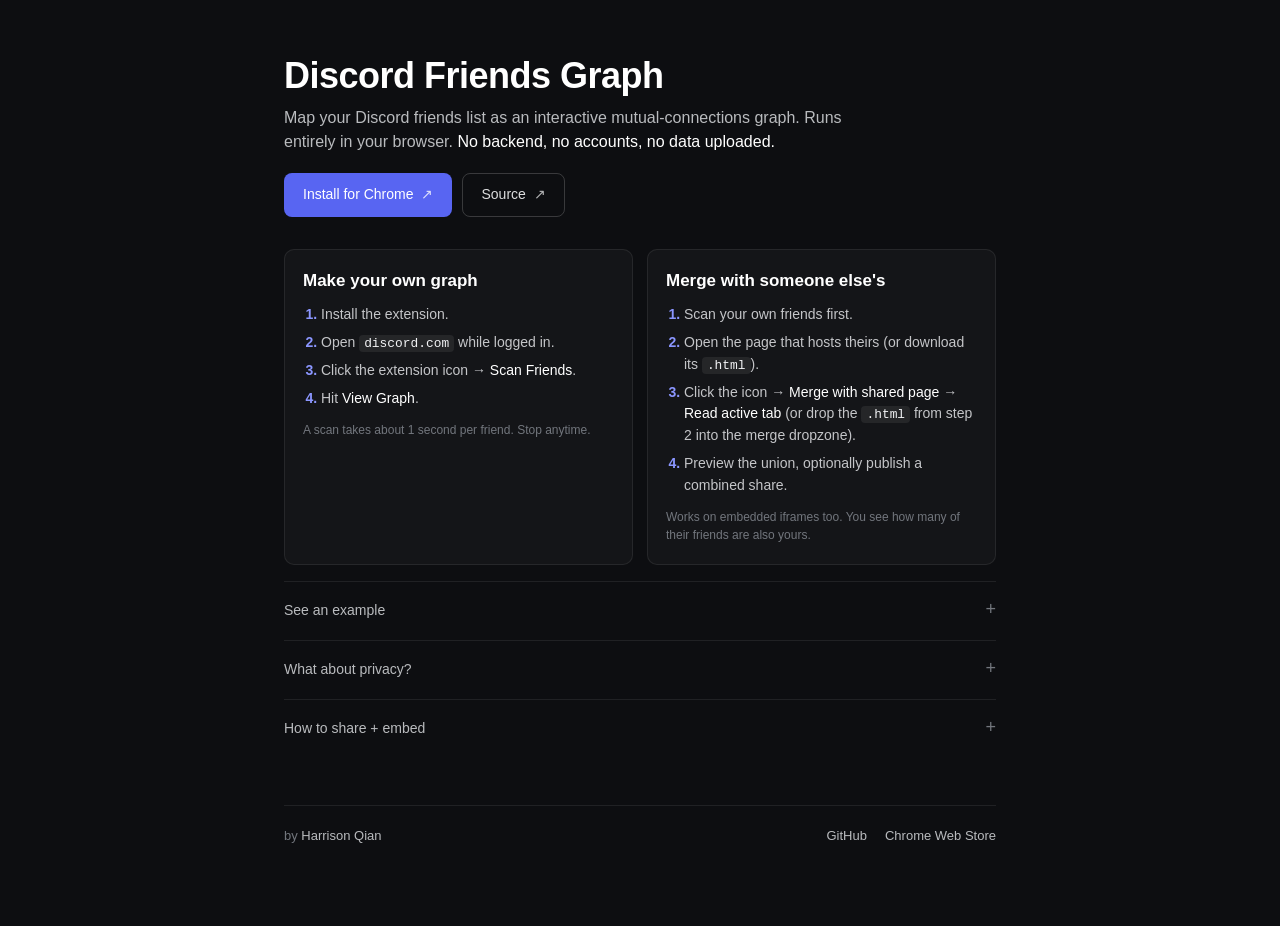
<file: docs/index.html>
<!DOCTYPE html>
<html lang="en">
<head>
<meta charset="utf-8">
<meta name="viewport" content="width=device-width, initial-scale=1">
<title>Discord Friends Graph</title>
<meta name="description" content="A Chrome extension that maps your Discord friends list as an interactive mutual-connections graph. Local-only, no backend.">
<style>
  *, *::before, *::after { box-sizing: border-box; }
  html, body { margin: 0; padding: 0; }
  html { scroll-behavior: smooth; }
  body {
    background: #0d0e11;
    color: #dcddde;
    font-family: -apple-system, BlinkMacSystemFont, 'Segoe UI', Roboto, sans-serif;
    line-height: 1.55;
    -webkit-font-smoothing: antialiased;
  }

  a { color: #8b96ff; text-decoration: none; }
  a:hover { color: #b6bcff; }

  main {
    max-width: 760px;
    margin: 0 auto;
    padding: 56px 24px 80px;
  }

  header.hero {
    margin-bottom: 32px;
  }
  header.hero h1 {
    font-size: 36px;
    line-height: 1.1;
    margin: 0 0 10px;
    color: #fff;
    letter-spacing: -0.5px;
  }
  header.hero .tag {
    font-size: 16px;
    color: #b9bbbe;
    margin: 0;
    max-width: 580px;
  }

  .cta-row {
    display: flex;
    flex-wrap: wrap;
    gap: 10px;
    margin: 18px 0 0;
  }
  .btn {
    display: inline-flex;
    align-items: center;
    gap: 8px;
    padding: 10px 18px;
    border-radius: 8px;
    font-size: 14px;
    font-weight: 500;
    border: 1px solid transparent;
    transition: background 0.15s, border-color 0.15s, color 0.15s;
  }
  .btn.primary { background: #5865f2; color: #fff; }
  .btn.primary:hover { background: #4752c4; color: #fff; }
  .btn.secondary {
    background: transparent;
    border-color: rgba(255, 255, 255, 0.18);
    color: #dcddde;
  }
  .btn.secondary:hover {
    background: rgba(255, 255, 255, 0.06);
    color: #fff;
    border-color: rgba(255, 255, 255, 0.3);
  }
  .btn .arrow { opacity: 0.8; }

  /* Action blocks: make-your-own + merge sit at the top */
  .actions {
    display: grid;
    grid-template-columns: 1fr 1fr;
    gap: 14px;
    margin: 28px 0 16px;
  }
  .action-card {
    background: rgba(255, 255, 255, 0.03);
    border: 1px solid rgba(255, 255, 255, 0.08);
    border-radius: 10px;
    padding: 18px 18px 20px;
  }
  .action-card h2 {
    font-size: 17px;
    margin: 0 0 10px;
    color: #fff;
  }
  .action-card ol {
    padding-left: 18px;
    margin: 0;
  }
  .action-card ol li {
    margin-bottom: 6px;
    font-size: 14px;
    color: #c4c5c8;
  }
  .action-card ol li::marker { color: #8b96ff; font-weight: 600; }
  .action-card .footnote {
    margin: 12px 0 0;
    font-size: 12px;
    color: #72767d;
    line-height: 1.5;
  }

  @media (max-width: 640px) {
    .actions { grid-template-columns: 1fr; }
    main { padding: 36px 18px 60px; }
    header.hero h1 { font-size: 28px; }
  }

  /* Lower sections */
  details {
    border-top: 1px solid rgba(255, 255, 255, 0.08);
    padding: 18px 0;
  }
  details summary {
    cursor: pointer;
    list-style: none;
    color: #b9bbbe;
    font-size: 14px;
    user-select: none;
  }
  details summary::-webkit-details-marker { display: none; }
  details summary::after {
    content: '+';
    float: right;
    color: #72767d;
    font-weight: 300;
    font-size: 18px;
    line-height: 1;
  }
  details[open] summary::after { content: '–'; }
  details[open] summary { color: #fff; }
  details .body { padding-top: 14px; font-size: 14px; color: #c4c5c8; }
  details .body ul { padding-left: 18px; margin: 0; }
  details .body ul li { margin-bottom: 6px; }
  details .body p { margin: 0 0 10px; }

  /* Demo iframe (lazily revealed) */
  .demo {
    margin-top: 14px;
    border-radius: 10px;
    overflow: hidden;
    background: #1a1a1a;
    border: 1px solid rgba(255, 255, 255, 0.08);
  }
  .demo iframe {
    display: block;
    width: 100%;
    height: 380px;
    border: 0;
  }

  code {
    background: rgba(255, 255, 255, 0.07);
    border-radius: 4px;
    padding: 1px 5px;
    font-family: ui-monospace, SFMono-Regular, Menlo, monospace;
    font-size: 0.92em;
    color: #f2f3f5;
  }
  strong { color: #fff; font-weight: 500; }

  footer {
    margin-top: 48px;
    padding-top: 20px;
    border-top: 1px solid rgba(255, 255, 255, 0.08);
    display: flex;
    flex-wrap: wrap;
    gap: 18px;
    align-items: center;
    color: #72767d;
    font-size: 13px;
  }
  footer a { color: #b9bbbe; }
  footer a:hover { color: #fff; }
  footer .spacer { flex: 1; }
</style>
</head>
<body>
<main>
  <header class="hero">
    <h1>Discord Friends Graph</h1>
    <p class="tag">
      Map your Discord friends list as an interactive mutual-connections graph.
      Runs entirely in your browser. <strong>No backend, no accounts, no data uploaded.</strong>
    </p>
    <div class="cta-row">
      <a class="btn primary" href="https://chromewebstore.google.com/detail/discord-friends-graph/bibbabmjfhdenaiccjdhecphakgcinag" target="_blank" rel="noopener">
        Install for Chrome <span class="arrow">&#8599;</span>
      </a>
      <a class="btn secondary" href="https://github.com/harqian/discord-friends-graph" target="_blank" rel="noopener">
        Source <span class="arrow">&#8599;</span>
      </a>
    </div>
  </header>

  <section class="actions" id="start">
    <div class="action-card">
      <h2>Make your own graph</h2>
      <ol>
        <li>Install the extension.</li>
        <li>Open <code>discord.com</code> while logged in.</li>
        <li>Click the extension icon &rarr; <strong>Scan Friends</strong>.</li>
        <li>Hit <strong>View Graph</strong>.</li>
      </ol>
      <p class="footnote">A scan takes about 1 second per friend. Stop anytime.</p>
    </div>
    <div class="action-card">
      <h2>Merge with someone else's</h2>
      <ol>
        <li>Scan your own friends first.</li>
        <li>Open the page that hosts theirs (or download its <code>.html</code>).</li>
        <li>Click the icon &rarr; <strong>Merge with shared page</strong> &rarr; <strong>Read active tab</strong> (or drop the <code>.html</code> from step 2 into the merge dropzone).</li>
        <li>Preview the union, optionally publish a combined share.</li>
      </ol>
      <p class="footnote">Works on embedded iframes too. You see how many of their friends are also yours.</p>
    </div>
  </section>

  <details>
    <summary>See an example</summary>
    <div class="body">
      <p>A five-friend sample graph. Pan, zoom, click a node, press <code>/</code> to search.</p>
      <div class="demo">
        <iframe src="demo.html" title="Discord Friends Graph demo" loading="lazy"></iframe>
      </div>
    </div>
  </details>

  <details>
    <summary>What about privacy?</summary>
    <div class="body">
      <ul>
        <li>The extension makes no requests to any server we operate.</li>
        <li>Your scan stays in <code>chrome.storage.local</code> on your machine.</li>
        <li>When you publish a share, you choose what to hide: names, avatars, profile links, or specific friends.</li>
        <li>Discord user IDs always remain readable in published shares &mdash; that's what makes merging possible. To exclude someone entirely, use the omit option.</li>
        <li>The merge flow uses <code>activeTab</code>: the extension only reads the current tab when you click its icon.</li>
      </ul>
      <p>Full policy: <a href="https://github.com/harqian/discord-friends-graph/blob/main/PRIVACY_POLICY.md" target="_blank" rel="noopener">PRIVACY_POLICY.md</a>.</p>
    </div>
  </details>

  <details>
    <summary>How to share + embed</summary>
    <div class="body">
      <p>From the popup, hit <strong>Export Shareable Page</strong>. You get a self-contained <code>.html</code> file you can host anywhere. Embed with:</p>
      <p><code>&lt;iframe src=&quot;your-share.html&quot; width=&quot;100%&quot; height=&quot;600&quot; style=&quot;border:0&quot;&gt;&lt;/iframe&gt;</code></p>
      <p>Every embedded share has built-in <strong>Download</strong>, <strong>Copy embed</strong>, and (when in an iframe) <strong>Open in tab</strong> buttons. Visitors can save the file or grab the iframe snippet themselves.</p>
    </div>
  </details>

  <footer>
    <span>by <a href="https://moonflowers.xyz" target="_blank" rel="noopener">Harrison Qian</a></span>
    <span class="spacer"></span>
    <a href="https://github.com/harqian/discord-friends-graph" target="_blank" rel="noopener">GitHub</a>
    <a href="https://chromewebstore.google.com/detail/discord-friends-graph/bibbabmjfhdenaiccjdhecphakgcinag" target="_blank" rel="noopener">Chrome Web Store</a>
  </footer>
</main>
</body>
</html>
</file>
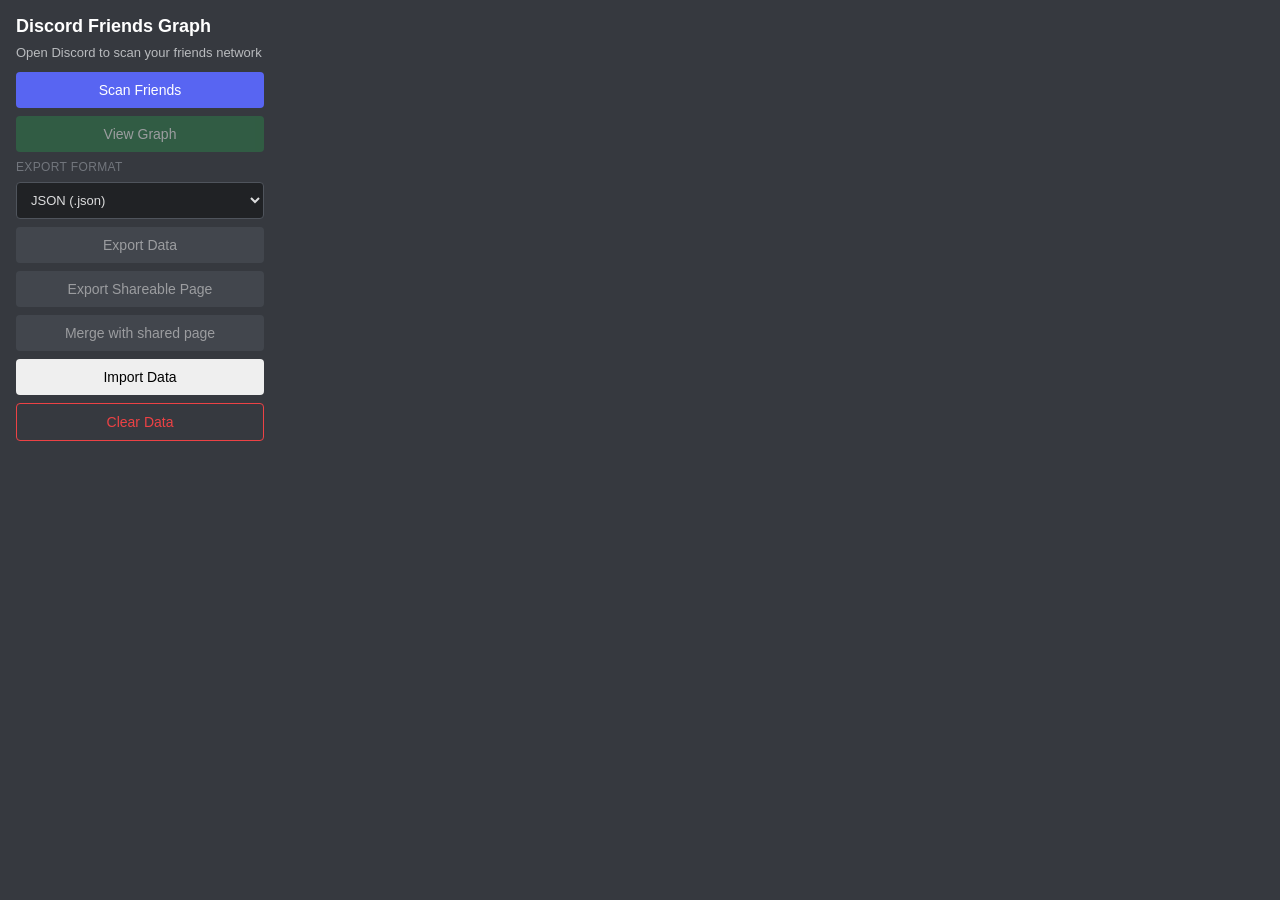
<file: popup.html>
<!DOCTYPE html>
<html lang="en">
<head>
  <meta charset="utf-8">
  <title>Discord Friends Graph</title>
  <link rel="stylesheet" href="popup.css">
</head>
<body>
  <div id="controls">
    <h1>Discord Friends Graph</h1>
    <p id="status">Open Discord to scan your friends network</p>

    <div id="confirm-section" class="hidden">
      <div id="confirm-label"></div>
      <div id="limit-row">
        <label for="limit-input">Scan</label>
        <input type="number" id="limit-input" min="1">
        <span id="limit-total"></span>
      </div>
      <button id="start-scan">Start Scan</button>
      <button id="cancel-confirm">Back</button>
    </div>

    <div id="progress-section" class="hidden">
      <div id="progress-label">Scanning friends...</div>
      <div id="progress-bar-bg">
        <div id="progress-bar-fill"></div>
      </div>
      <div id="progress-count">0 / ?</div>
      <p id="bg-note">Scan continues even if you close this popup.</p>
      <div id="scan-actions">
        <button id="stop">Stop</button>
        <button id="clear-during-scan">Stop and Delete</button>
      </div>
    </div>

    <div id="buttons">
      <button id="scan">Scan Friends</button>
      <button id="view" disabled>View Graph</button>
      <label id="export-format-label" for="export-format">Export Format</label>
      <select id="export-format">
        <option value="json" selected>JSON (.json)</option>
        <option value="gml">Graph Modeling Language (.gml)</option>
      </select>
      <button id="export" disabled>Export Data</button>
      <button id="share" disabled>Export Shareable Page</button>
      <button id="merge" disabled>Merge with shared page</button>
      <button id="import">Import Data</button>
      <button id="clear">Clear Data</button>
    </div>

    <div id="merge-section" class="hidden">
      <div class="merge-header">Merge with shared page</div>
      <p class="merge-help">
        Open a Discord Friends Graph share page (or any page that embeds one) in
        another tab, then click <b>Read active tab</b>. Or drop a downloaded
        <code>.html</code> share file below.
      </p>
      <div class="merge-actions-row">
        <button id="merge-read-tab">Read active tab</button>
        <button id="merge-cancel">Cancel</button>
      </div>
      <label id="merge-dropzone">
        <input type="file" id="merge-file" accept=".html,text/html" hidden>
        <span>Drop a share .html file here, or click to select</span>
      </label>
      <div id="merge-error" class="merge-error hidden"></div>
      <div id="merge-preview" class="hidden">
        <div class="merge-preview-title"></div>
        <div class="merge-preview-stats"></div>
        <div class="merge-preview-actions">
          <button id="merge-preview-open">Preview merged graph</button>
          <button id="merge-publish">Publish merged share</button>
        </div>
      </div>
    </div>

    <div id="publish-section" class="hidden">
      <div class="publish-header">Export shareable page</div>
      <label class="publish-field">
        <span>Title (optional)</span>
        <input type="text" id="publish-title" maxlength="80" placeholder="My Discord Friends">
      </label>
      <label class="publish-row">
        <input type="checkbox" id="publish-hide-names">
        <span>Hide names</span>
      </label>
      <label class="publish-row">
        <input type="checkbox" id="publish-hide-avatars">
        <span>Hide avatars</span>
      </label>
      <label class="publish-row">
        <input type="checkbox" id="publish-hide-profile-links">
        <span>Hide profile links</span>
      </label>
      <label class="publish-row">
        <input type="checkbox" id="publish-show-omit">
        <span>Omit specific friends</span>
      </label>
      <div id="publish-omit-wrapper" class="hidden">
        <input type="text" id="publish-omit-search" placeholder="Search friends to omit">
        <div id="publish-omit-count">0 omitted</div>
        <ul id="publish-omit-list"></ul>
      </div>
      <div id="publish-summary"></div>
      <div class="publish-actions">
        <button id="publish-confirm">Publish</button>
        <button id="publish-cancel">Cancel</button>
      </div>
    </div>

    <input id="import-file" type="file" accept="application/json,.json" hidden>
  </div>
  <script src="lib/share-builder.js"></script>
  <script src="popup.js"></script>
</body>
</html>
</file>
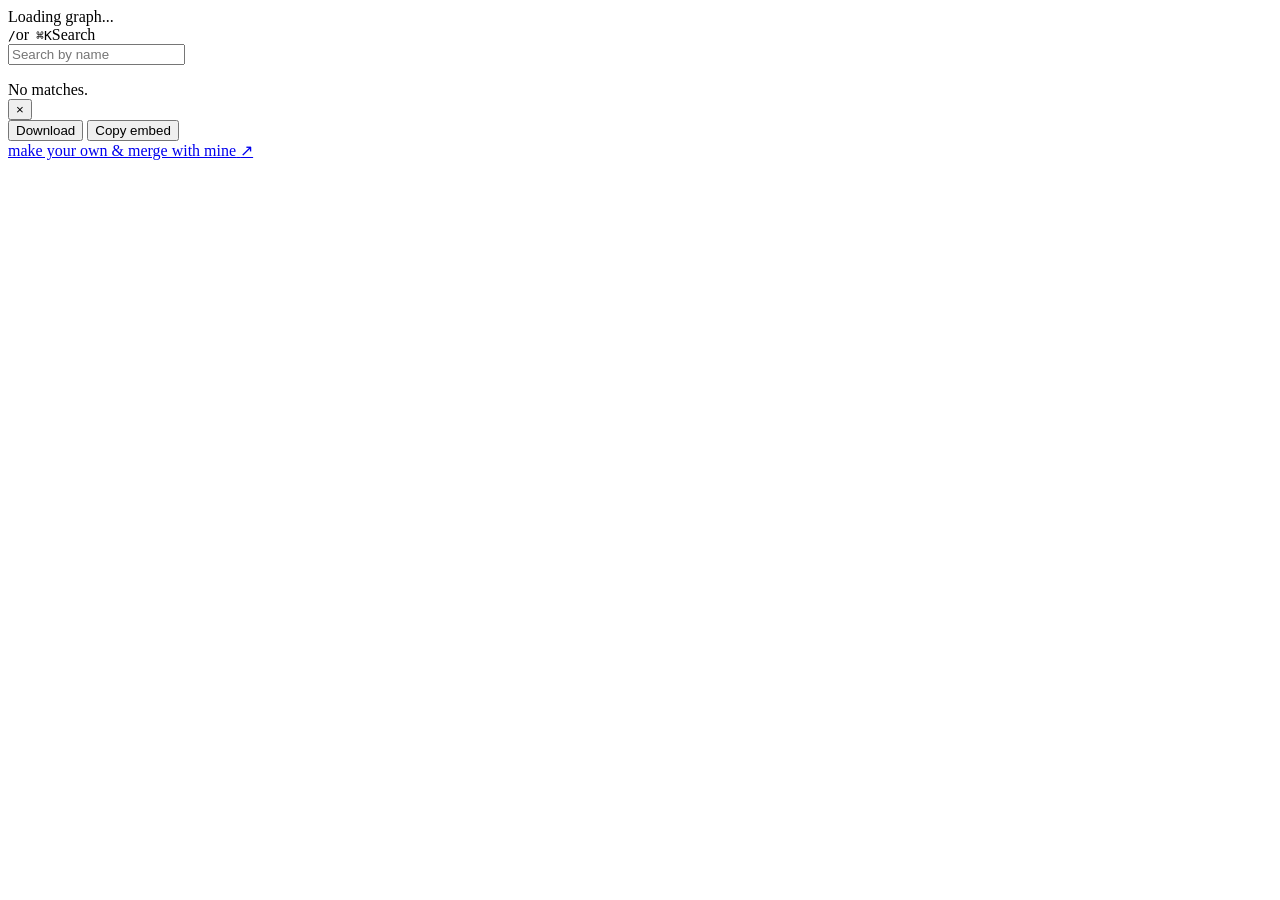
<file: share/template.html>
<!DOCTYPE html>
<!--
  Discord Friends Graph share page (shareEnvelopeV1).
  Fully self-contained: vis-network + viewer code + graph data inlined.
  Project: https://github.com/harqian/discord-friends-graph
  Schema:  lib/share-envelope.md in the project repo.
  To merge this page with your own scan, install the extension and click
  its toolbar icon while this page is the active tab.
-->
<html lang="en">
<head>
<meta charset="utf-8">
<meta name="viewport" content="width=device-width, initial-scale=1">
<title>__SHARE_TITLE__</title>
<meta name="generator" content="Discord Friends Graph share v1">
<meta name="discord-friends-graph-schema-version" content="1">
<style>/*__VIEWER_CSS__*/</style>
</head>
<body>
<div id="dfg-root">
  <div id="loading" role="status" aria-live="polite">
    <div id="loading-text">Loading graph...</div>
  </div>
  <div id="network"></div>
  <div id="search-hints">
    <kbd>/</kbd>or
    <span style="margin-left: 3px;"><kbd>&#8984;</kbd><kbd>K</kbd>Search</span>
  </div>
  <div id="provenance-legend" hidden>
    <div class="legend-row"><span class="legend-swatch swatch-both"></span> seen by both</div>
    <div class="legend-row"><span class="legend-swatch swatch-owner"></span> owner only</div>
    <div class="legend-row"><span class="legend-swatch swatch-visitor"></span> visitor only</div>
  </div>
  <div id="search-overlay" aria-hidden="true">
    <div id="search-modal" role="dialog" aria-label="Search friends">
      <input id="search-input" type="text" autocomplete="off" spellcheck="false" placeholder="Search by name">
      <ul id="search-results" role="listbox"></ul>
      <div id="search-empty">No matches.</div>
    </div>
  </div>
  <div id="info-card">
    <button class="close">&times;</button>
    <div id="card-selection-title"></div>
    <div id="card-profiles"></div>
  </div>
  <div id="dfg-toolbar" aria-hidden="false">
    <button id="dfg-btn-open" class="dfg-tool-btn" type="button" hidden>Open in tab</button>
    <button id="dfg-btn-download" class="dfg-tool-btn" type="button">Download</button>
    <button id="dfg-btn-copy" class="dfg-tool-btn" type="button">Copy embed</button>
    <span id="dfg-toolbar-toast" aria-live="polite"></span>
  </div>
  <div id="dfg-watermark">
    <a href="https://harqian.github.io/discord-friends-graph/#start" target="_blank" rel="noopener noreferrer" title="Make your own friends graph">
      <span class="watermark-text">make your own &amp; merge with mine</span>
      <span class="watermark-arrow" aria-hidden="true">&#8599;</span>
    </a>
  </div>
</div>
<script type="application/json" id="dfg-share-data">/*__SHARE_ENVELOPE_JSON__*/</script>
<script>/*__VIEWER_BOOTSTRAP_JS__*/</script>
<script>/*__VIS_NETWORK_JS__*/</script>
<script>/*__GRAPH_JS__*/</script>
</body>
</html>
</file>
<file: popup.css>
* {
  margin: 0;
  padding: 0;
  box-sizing: border-box;
}

body {
  width: 280px;
  padding: 16px;
  font-family: -apple-system, BlinkMacSystemFont, 'Segoe UI', Roboto, sans-serif;
  background: #36393f;
  color: #dcddde;
}

h1 {
  font-size: 18px;
  margin-bottom: 8px;
  color: #fff;
}

#status {
  font-size: 13px;
  color: #b9bbbe;
  margin-bottom: 12px;
}

/* progress bar section */
#progress-section {
  margin-bottom: 12px;
}

#progress-section.hidden {
  display: none;
}

#progress-label {
  font-size: 14px;
  font-weight: 500;
  color: #fff;
  margin-bottom: 8px;
}

#progress-bar-bg {
  width: 100%;
  height: 8px;
  background: #202225;
  border-radius: 4px;
  overflow: hidden;
}

#progress-bar-fill {
  height: 100%;
  width: 0%;
  background: #5865f2;
  border-radius: 4px;
  transition: width 0.3s ease;
}

#progress-count {
  font-size: 12px;
  color: #b9bbbe;
  margin-top: 6px;
  text-align: right;
}

#scan-actions {
  display: flex;
  gap: 8px;
  margin-top: 12px;
}

#stop {
  flex: 1;
  background: transparent;
  color: #faa61a;
  border: 1px solid #faa61a;
  padding: 8px 12px;
  font-size: 13px;
}

#stop:hover {
  background: rgba(250, 166, 26, 0.1);
}

#clear-during-scan {
  flex: 1;
  background: transparent;
  color: #ed4245;
  border: 1px solid #ed4245;
  padding: 8px 12px;
  font-size: 13px;
}

/* background note */
#bg-note {
  font-size: 11px;
  color: #72767d;
  margin-top: 8px;
  font-style: italic;
}

/* confirm / limit picker */
#confirm-section {
  margin-bottom: 12px;
}

#confirm-section.hidden {
  display: none;
}

#confirm-label {
  font-size: 14px;
  color: #fff;
  font-weight: 500;
  margin-bottom: 10px;
}

#limit-row {
  display: flex;
  align-items: center;
  gap: 8px;
  margin-bottom: 10px;
}

#limit-row label {
  font-size: 13px;
  color: #b9bbbe;
}

#limit-input {
  width: 70px;
  padding: 6px 8px;
  border: 1px solid #4f545c;
  border-radius: 4px;
  background: #202225;
  color: #dcddde;
  font-size: 14px;
  text-align: center;
}

#limit-input:focus {
  outline: none;
  border-color: #5865f2;
}

#limit-total {
  font-size: 13px;
  color: #72767d;
}

#start-scan {
  width: 100%;
  background: #5865f2;
  color: #fff;
  margin-bottom: 6px;
}

#start-scan:hover {
  background: #4752c4;
}

#cancel-confirm {
  width: 100%;
  background: transparent;
  color: #b9bbbe;
  border: 1px solid #4f545c;
}

#cancel-confirm:hover {
  background: rgba(79, 84, 92, 0.2);
}

/* buttons */
#buttons {
  display: flex;
  flex-direction: column;
  gap: 8px;
}

#buttons.hidden {
  display: none;
}

button {
  padding: 10px 16px;
  border: none;
  border-radius: 4px;
  font-size: 14px;
  cursor: pointer;
  transition: background 0.15s;
}

#export-format-label {
  font-size: 12px;
  color: #72767d;
  text-transform: uppercase;
  letter-spacing: 0.03em;
}

#export-format {
  padding: 9px 10px;
  border: 1px solid #4f545c;
  border-radius: 4px;
  background: #202225;
  color: #dcddde;
  font-size: 13px;
}

#export-format:focus {
  outline: none;
  border-color: #5865f2;
}

#scan {
  background: #5865f2;
  color: #fff;
}

#scan:hover {
  background: #4752c4;
}

#scan:disabled {
  background: #4752c4;
  opacity: 0.6;
  cursor: not-allowed;
}

#view {
  background: #3ba55d;
  color: #fff;
}

#view:hover:not(:disabled) {
  background: #2d8049;
}

#view:disabled {
  background: #2d8049;
  opacity: 0.5;
  cursor: not-allowed;
}

#export {
  background: #4f545c;
  color: #fff;
}

#export:hover:not(:disabled) {
  background: #5d6269;
}

#export:disabled {
  background: #4f545c;
  opacity: 0.5;
  cursor: not-allowed;
}

#clear {
  background: transparent;
  color: #ed4245;
  border: 1px solid #ed4245;
}

#clear:hover {
  background: rgba(237, 66, 69, 0.1);
}

#share {
  background: #4f545c;
  color: #fff;
}

#share:hover:not(:disabled) {
  background: #5d6269;
}

#share:disabled {
  background: #4f545c;
  opacity: 0.5;
  cursor: not-allowed;
}

#publish-section {
  margin-top: 12px;
  padding: 12px;
  border: 1px solid #4f545c;
  border-radius: 6px;
  background: #2b2d31;
  display: flex;
  flex-direction: column;
  gap: 8px;
}

#publish-section.hidden { display: none; }

.publish-header {
  font-size: 14px;
  font-weight: 500;
  color: #fff;
}

.publish-field { display: flex; flex-direction: column; gap: 4px; font-size: 12px; color: #b9bbbe; }
.publish-field input {
  padding: 6px 8px;
  border: 1px solid #4f545c;
  border-radius: 4px;
  background: #202225;
  color: #dcddde;
  font-size: 13px;
}
.publish-field input:focus { outline: none; border-color: #5865f2; }

.publish-row {
  display: flex;
  align-items: center;
  gap: 8px;
  font-size: 13px;
  color: #dcddde;
}
.publish-row input { accent-color: #5865f2; }

#publish-omit-wrapper { display: flex; flex-direction: column; gap: 6px; }
#publish-omit-wrapper.hidden { display: none; }

#publish-omit-search {
  padding: 6px 8px;
  border: 1px solid #4f545c;
  border-radius: 4px;
  background: #202225;
  color: #dcddde;
  font-size: 13px;
}

#publish-omit-search:focus { outline: none; border-color: #5865f2; }

#publish-omit-count {
  font-size: 11px;
  color: #72767d;
}

#publish-omit-list {
  list-style: none;
  margin: 0;
  padding: 4px;
  max-height: 160px;
  overflow-y: auto;
  background: #202225;
  border: 1px solid #4f545c;
  border-radius: 4px;
  display: flex;
  flex-direction: column;
  gap: 2px;
}

.publish-omit-item {
  display: flex;
  align-items: center;
  gap: 8px;
  padding: 4px 6px;
  font-size: 12px;
  color: #dcddde;
  border-radius: 4px;
  cursor: pointer;
}

.publish-omit-item:hover { background: #2b2d31; }

.publish-omit-item input { accent-color: #5865f2; flex: 0 0 auto; }
.publish-omit-item span {
  flex: 1 1 auto;
  min-width: 0;
  white-space: nowrap;
  overflow: hidden;
  text-overflow: ellipsis;
}

#publish-summary {
  font-size: 11px;
  color: #72767d;
}

.publish-actions { display: flex; gap: 8px; }

#publish-confirm {
  flex: 1;
  background: #5865f2;
  color: #fff;
}

#publish-confirm:hover:not(:disabled) { background: #4752c4; }

#publish-confirm:disabled { opacity: 0.6; cursor: not-allowed; }

#publish-cancel {
  flex: 1;
  background: transparent;
  color: #b9bbbe;
  border: 1px solid #4f545c;
}

#publish-cancel:hover { background: rgba(79, 84, 92, 0.2); }

#merge {
  background: #4f545c;
  color: #fff;
}
#merge:hover:not(:disabled) { background: #5d6269; }
#merge:disabled { opacity: 0.5; cursor: not-allowed; }

#merge-section {
  margin-top: 12px;
  padding: 12px;
  border: 1px solid #4f545c;
  border-radius: 6px;
  background: #2b2d31;
  display: flex;
  flex-direction: column;
  gap: 10px;
}

#merge-section.hidden { display: none; }

.merge-header { font-size: 14px; font-weight: 500; color: #fff; }
.merge-help { font-size: 12px; color: #b9bbbe; line-height: 1.5; }
.merge-help code {
  background: rgba(255, 255, 255, 0.08);
  padding: 1px 4px;
  border-radius: 3px;
  font-size: 0.9em;
}

.merge-actions-row { display: flex; gap: 8px; }

#merge-read-tab {
  flex: 1;
  background: #5865f2;
  color: #fff;
}
#merge-read-tab:hover:not(:disabled) { background: #4752c4; }

#merge-cancel {
  flex: 1;
  background: transparent;
  color: #b9bbbe;
  border: 1px solid #4f545c;
}

#merge-cancel:hover { background: rgba(79, 84, 92, 0.2); }

#merge-dropzone {
  display: block;
  text-align: center;
  padding: 14px;
  border: 1px dashed #4f545c;
  border-radius: 6px;
  background: #202225;
  color: #b9bbbe;
  font-size: 12px;
  cursor: pointer;
  transition: border-color 0.15s, background 0.15s;
}

#merge-dropzone:hover, #merge-dropzone.dragover {
  border-color: #5865f2;
  background: rgba(88, 101, 242, 0.05);
  color: #f2f3f5;
}

.merge-error {
  background: rgba(237, 66, 69, 0.1);
  border: 1px solid rgba(237, 66, 69, 0.5);
  color: #ed4245;
  padding: 8px 10px;
  border-radius: 4px;
  font-size: 12px;
}

.merge-error.hidden { display: none; }

#merge-preview {
  background: #202225;
  border: 1px solid #4f545c;
  border-radius: 6px;
  padding: 10px;
  display: flex;
  flex-direction: column;
  gap: 8px;
}

#merge-preview.hidden { display: none; }

.merge-preview-title {
  font-size: 13px;
  font-weight: 500;
  color: #f2f3f5;
}

.merge-preview-stats {
  font-size: 12px;
  color: #b9bbbe;
  line-height: 1.6;
}

.merge-preview-actions { display: flex; gap: 8px; }

#merge-preview-open {
  flex: 1;
  background: #4f545c;
  color: #fff;
}
#merge-preview-open:hover:not(:disabled) { background: #5d6269; }

#merge-publish {
  flex: 1;
  background: #5865f2;
  color: #fff;
}
#merge-publish:hover:not(:disabled) { background: #4752c4; }
</file>
